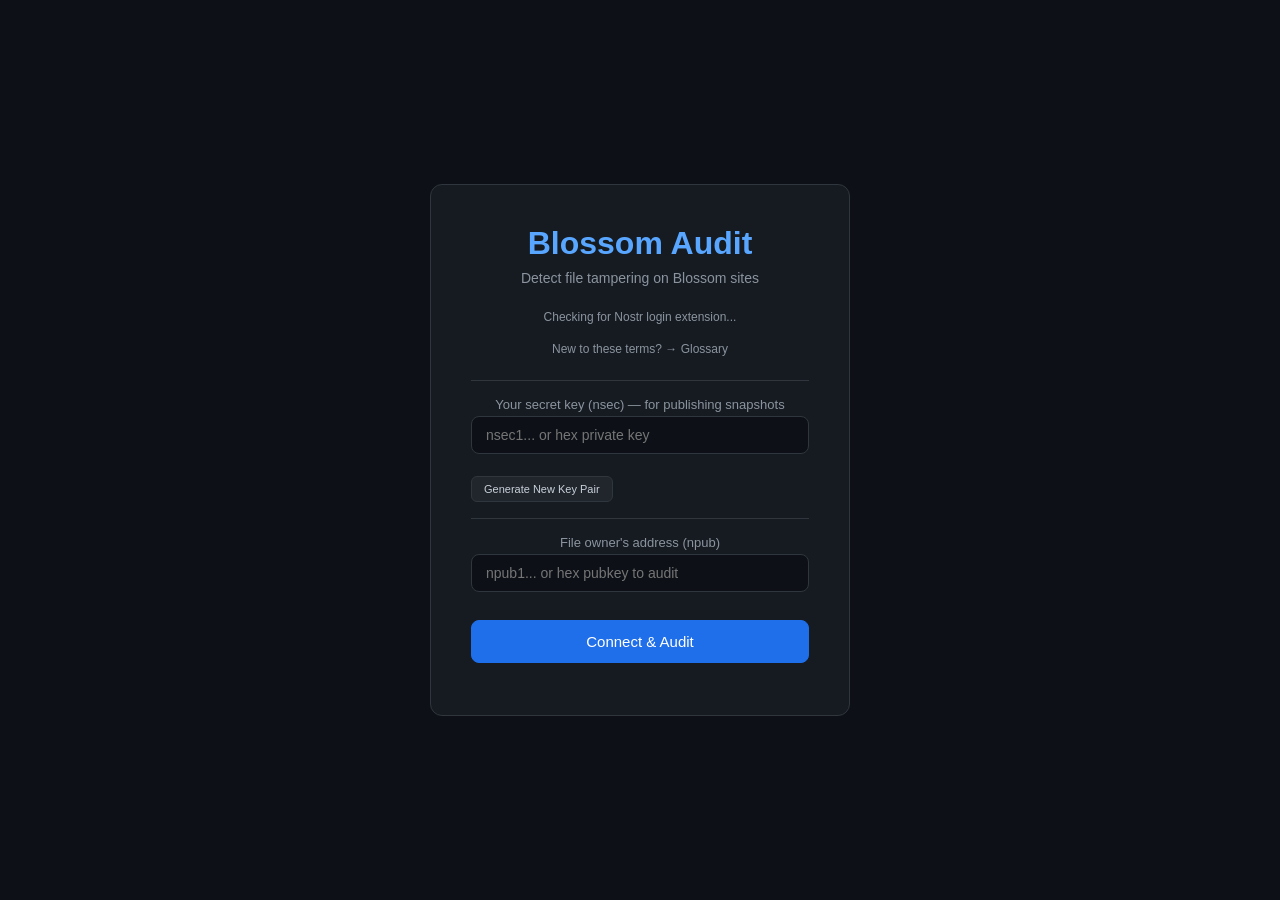
<file: audit/index.html>
<!DOCTYPE html>
<html lang="en">
<head>
  <meta charset="UTF-8">
  <meta name="viewport" content="width=device-width, initial-scale=1.0">
  <title>Blossom Audit</title>
  <link rel="stylesheet" href="../shared/theme.css">
  <link rel="stylesheet" href="audit.css">
</head>
<body>

<!-- Login -->
<div id="loginScreen" class="login-screen">
  <div class="login-box">
    <h1>Blossom Audit</h1>
    <p>Detect file tampering on Blossom sites</p>
    <div id="extStatus" class="ext-status">Checking for Nostr login extension...</div>
    <p style="margin-top:8px"><a href="/glossary" style="color:#8b949e;font-size:12px;text-decoration:none">New to these terms? → Glossary</a></p>

    <hr style="border:none;border-top:1px solid var(--border);margin:16px 0">
    <div style="margin-bottom:12px">
      <label style="font-size:13px;color:#8b949e;display:block;margin-bottom:4px">Your secret key (nsec) — for publishing snapshots</label>
      <input type="password" class="server-input" id="nsecInput" placeholder="nsec1... or hex private key">
      <div style="display:flex;gap:8px;margin-top:6px">
        <button class="btn-sm" id="genKeyBtn" style="font-size:11px">Generate New Key Pair</button>
        <span id="genKeyInfo" style="font-size:11px;color:#8b949e"></span>
      </div>
    </div>

    <hr style="border:none;border-top:1px solid var(--border);margin:16px 0">
    <div style="margin-bottom:12px">
      <label style="font-size:13px;color:#8b949e;display:block;margin-bottom:4px">File owner's address (npub)</label>
      <input type="text" class="server-input" id="targetInput" placeholder="npub1... or hex pubkey to audit">
    </div>
    <button class="btn primary" id="loginBtn">Connect & Audit</button>
    <div id="loginError" class="login-error"></div>
  </div>
</div>

<!-- Main app -->
<div id="app" style="display:none">
  <div class="header">
    <h1>Blossom Audit</h1>
    <div class="header-right">
      <span class="header-info" id="headerInfo"></span>
      <a href="../" style="color:#58a6ff;font-size:12px">Explorer</a>
      <button class="btn-sm" id="logoutBtn">Logout</button>
    </div>
  </div>

  <div class="toolbar">
    <div style="display:flex;align-items:center;gap:8px">
      <label style="font-size:12px;color:#8b949e">Target:</label>
      <input type="text" class="server-input" id="targetPubkeyInput" style="width:320px;font-size:12px;padding:4px 8px" placeholder="npub1... or hex pubkey">
      <button class="btn-sm" id="loadTargetBtn" style="background:#58a6ff;border-color:#58a6ff;color:#fff">Load</button>
    </div>
    <div style="display:flex;align-items:center;gap:8px">
      <label style="font-size:12px;color:#8b949e">Blossom:</label>
      <input type="text" class="server-input" id="blossomServerInput" style="width:240px;font-size:12px;padding:4px 8px" placeholder="https://blossom.primal.net" value="https://blossom.primal.net">
    </div>
    <div class="spacer"></div>
    <button class="btn-sm ok" id="snapshotBtn">Create Snapshot</button>
    <button class="btn-sm ok" id="publishBtn" style="display:none;background:#238636;border-color:#238636">Publish Snapshot</button>
    <button class="btn-sm" id="cancelPreviewBtn" style="display:none">Cancel</button>
    <button class="btn-sm warn" id="auditBtn">Run Audit</button>
  </div>

  <div class="main" id="main">
    <div class="empty">Enter a target pubkey above to start auditing their files.</div>
  </div>
</div>

<script type="module" src="audit.js"></script>
</body>
</html>
</file>
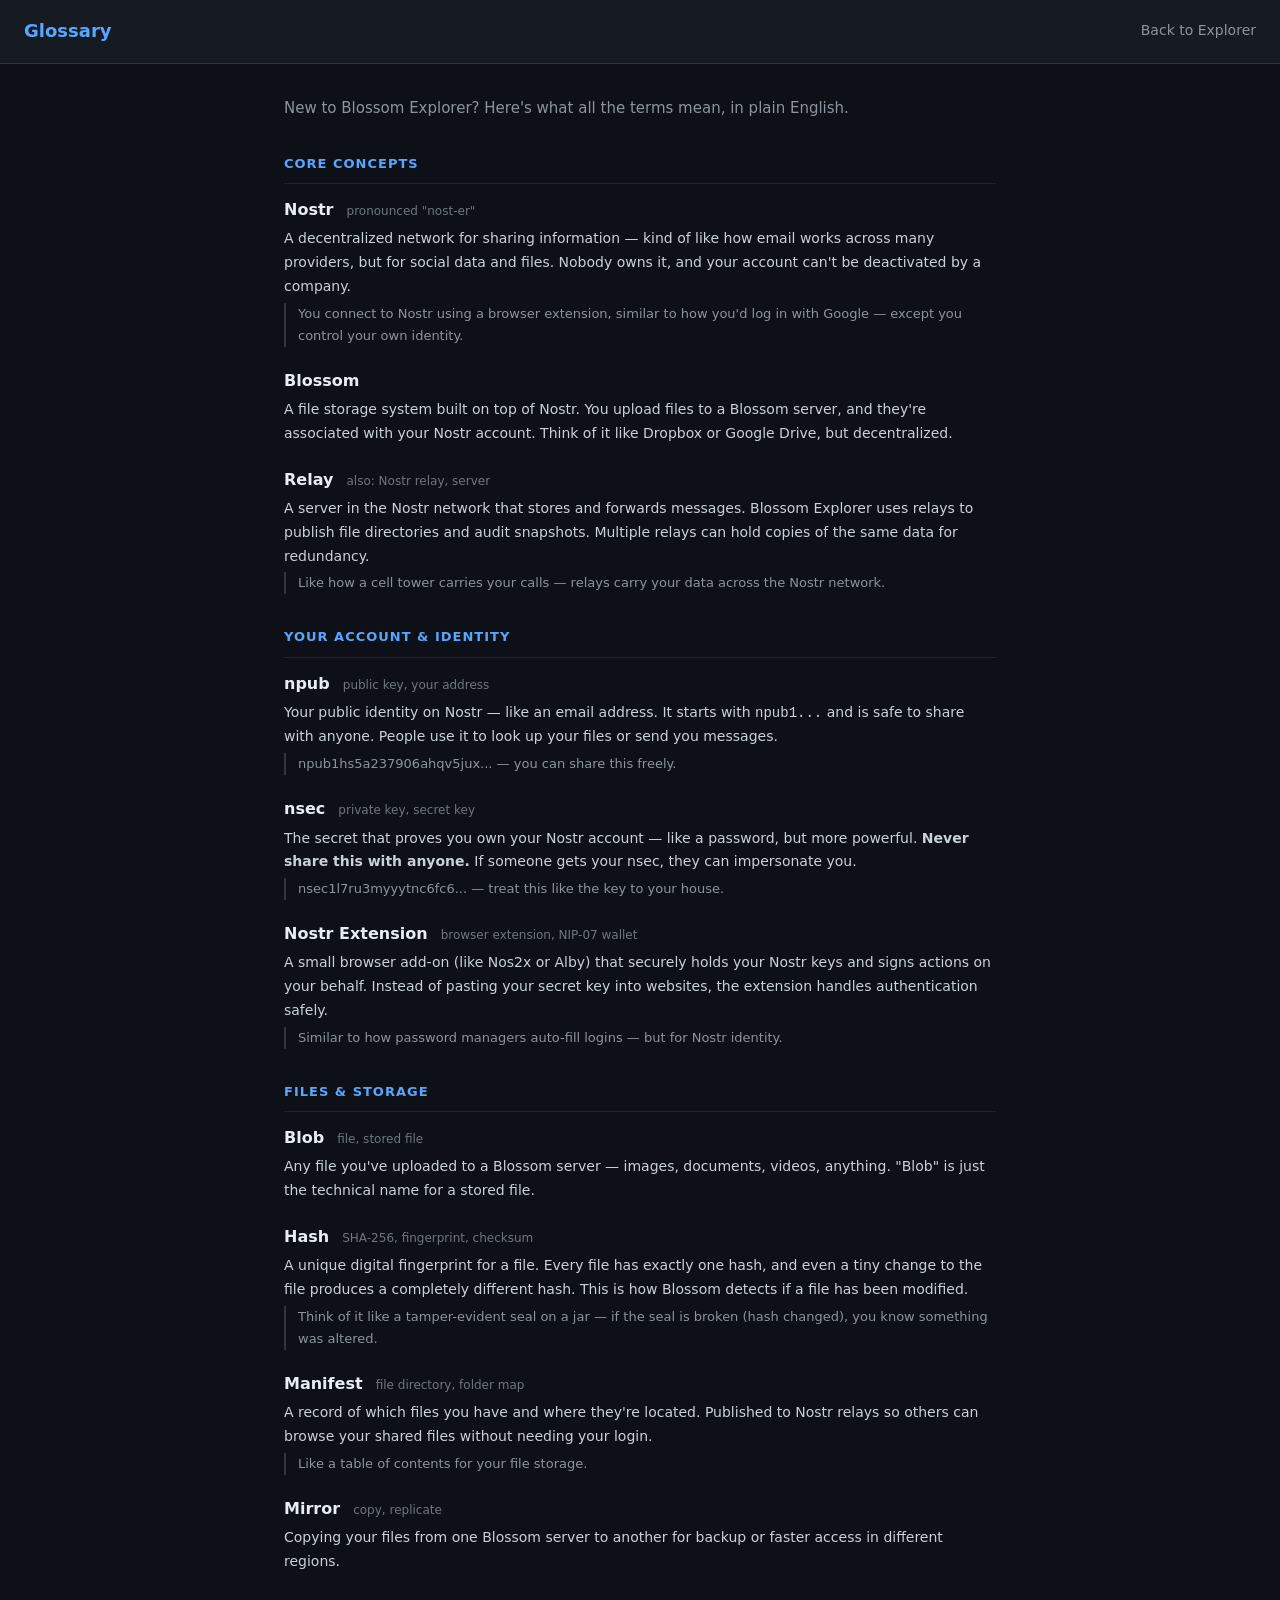
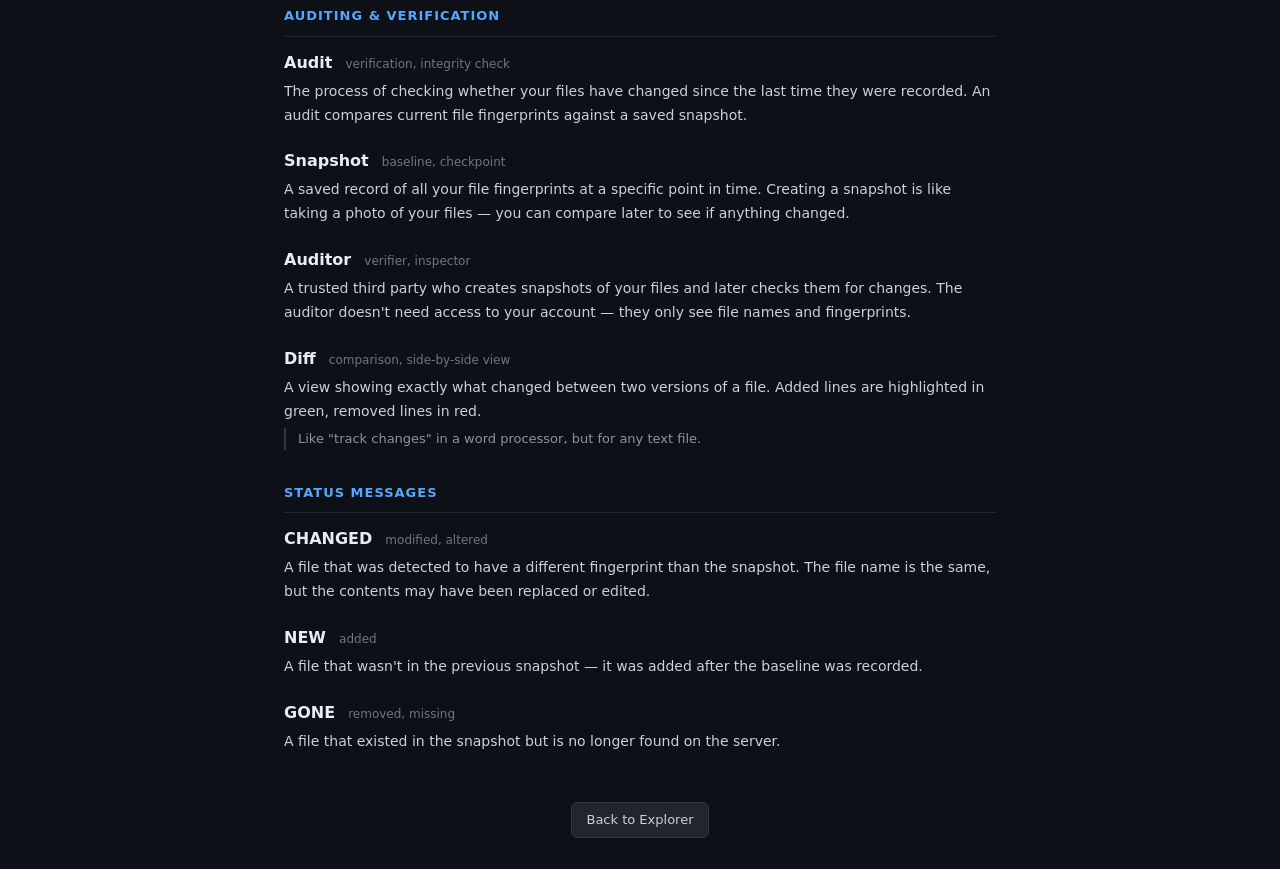
<file: glossary.html>
<!DOCTYPE html>
<html lang="en">
<head>
<meta charset="UTF-8">
<meta name="viewport" content="width=device-width, initial-scale=1.0">
<title>Glossary — Blossom Explorer</title>
<style>
  * { margin: 0; padding: 0; box-sizing: border-box; }
  body { font-family: -apple-system, BlinkMacSystemFont, 'Segoe UI', system-ui, sans-serif; background: #0d1117; color: #c9d1d9; line-height: 1.7; }
  .header { background: #161b22; border-bottom: 1px solid #30363d; padding: 16px 24px; display: flex; align-items: center; justify-content: space-between; }
  .header h1 { font-size: 18px; color: #58a6ff; }
  .header a { color: #8b949e; text-decoration: none; font-size: 14px; }
  .header a:hover { color: #58a6ff; }
  .container { max-width: 760px; margin: 0 auto; padding: 32px 24px; }
  .intro { font-size: 15px; color: #8b949e; margin-bottom: 32px; }
  .section-title { font-size: 13px; font-weight: 600; color: #58a6ff; text-transform: uppercase; letter-spacing: 1px; margin: 32px 0 12px; border-bottom: 1px solid #21262d; padding-bottom: 8px; }
  .term { margin-bottom: 20px; }
  .term-word { font-size: 16px; font-weight: 600; color: #e6edf3; }
  .term-aka { font-size: 12px; color: #6e7681; margin-left: 8px; font-weight: 400; }
  .term-def { font-size: 14px; color: #c9d1d9; margin-top: 4px; }
  .term-example { font-size: 13px; color: #8b949e; margin-top: 4px; padding-left: 12px; border-left: 2px solid #30363d; }
  .back-btn { display: inline-block; background: #21262d; color: #c9d1d9; border: 1px solid #30363d; padding: 6px 14px; border-radius: 6px; text-decoration: none; font-size: 13px; }
  .back-btn:hover { background: #30363d; color: #58a6ff; }
</style>
</head>
<body>
<div class="header">
  <h1>Glossary</h1>
  <a href="/">Back to Explorer</a>
</div>
<div class="container">
  <p class="intro">
    New to Blossom Explorer? Here's what all the terms mean, in plain English.
  </p>

  <div class="section-title">Core Concepts</div>

  <div class="term">
    <span class="term-word">Nostr</span>
    <span class="term-aka">pronounced "nost-er"</span>
    <p class="term-def">A decentralized network for sharing information — kind of like how email works across many providers, but for social data and files. Nobody owns it, and your account can't be deactivated by a company.</p>
    <p class="term-example">You connect to Nostr using a browser extension, similar to how you'd log in with Google — except you control your own identity.</p>
  </div>

  <div class="term">
    <span class="term-word">Blossom</span>
    <p class="term-def">A file storage system built on top of Nostr. You upload files to a Blossom server, and they're associated with your Nostr account. Think of it like Dropbox or Google Drive, but decentralized.</p>
  </div>

  <div class="term">
    <span class="term-word">Relay</span>
    <span class="term-aka">also: Nostr relay, server</span>
    <p class="term-def">A server in the Nostr network that stores and forwards messages. Blossom Explorer uses relays to publish file directories and audit snapshots. Multiple relays can hold copies of the same data for redundancy.</p>
    <p class="term-example">Like how a cell tower carries your calls — relays carry your data across the Nostr network.</p>
  </div>

  <div class="section-title">Your Account &amp; Identity</div>

  <div class="term">
    <span class="term-word">npub</span>
    <span class="term-aka">public key, your address</span>
    <p class="term-def">Your public identity on Nostr — like an email address. It starts with <code>npub1...</code> and is safe to share with anyone. People use it to look up your files or send you messages.</p>
    <p class="term-example">npub1hs5a237906ahqv5jux... — you can share this freely.</p>
  </div>

  <div class="term">
    <span class="term-word">nsec</span>
    <span class="term-aka">private key, secret key</span>
    <p class="term-def">The secret that proves you own your Nostr account — like a password, but more powerful. <strong>Never share this with anyone.</strong> If someone gets your nsec, they can impersonate you.</p>
    <p class="term-example">nsec1l7ru3myyytnc6fc6... — treat this like the key to your house.</p>
  </div>

  <div class="term">
    <span class="term-word">Nostr Extension</span>
    <span class="term-aka">browser extension, NIP-07 wallet</span>
    <p class="term-def">A small browser add-on (like Nos2x or Alby) that securely holds your Nostr keys and signs actions on your behalf. Instead of pasting your secret key into websites, the extension handles authentication safely.</p>
    <p class="term-example">Similar to how password managers auto-fill logins — but for Nostr identity.</p>
  </div>

  <div class="section-title">Files &amp; Storage</div>

  <div class="term">
    <span class="term-word">Blob</span>
    <span class="term-aka">file, stored file</span>
    <p class="term-def">Any file you've uploaded to a Blossom server — images, documents, videos, anything. "Blob" is just the technical name for a stored file.</p>
  </div>

  <div class="term">
    <span class="term-word">Hash</span>
    <span class="term-aka">SHA-256, fingerprint, checksum</span>
    <p class="term-def">A unique digital fingerprint for a file. Every file has exactly one hash, and even a tiny change to the file produces a completely different hash. This is how Blossom detects if a file has been modified.</p>
    <p class="term-example">Think of it like a tamper-evident seal on a jar — if the seal is broken (hash changed), you know something was altered.</p>
  </div>

  <div class="term">
    <span class="term-word">Manifest</span>
    <span class="term-aka">file directory, folder map</span>
    <p class="term-def">A record of which files you have and where they're located. Published to Nostr relays so others can browse your shared files without needing your login.</p>
    <p class="term-example">Like a table of contents for your file storage.</p>
  </div>

  <div class="term">
    <span class="term-word">Mirror</span>
    <span class="term-aka">copy, replicate</span>
    <p class="term-def">Copying your files from one Blossom server to another for backup or faster access in different regions.</p>
  </div>

  <div class="section-title">Auditing &amp; Verification</div>

  <div class="term">
    <span class="term-word">Audit</span>
    <span class="term-aka">verification, integrity check</span>
    <p class="term-def">The process of checking whether your files have changed since the last time they were recorded. An audit compares current file fingerprints against a saved snapshot.</p>
  </div>

  <div class="term">
    <span class="term-word">Snapshot</span>
    <span class="term-aka">baseline, checkpoint</span>
    <p class="term-def">A saved record of all your file fingerprints at a specific point in time. Creating a snapshot is like taking a photo of your files — you can compare later to see if anything changed.</p>
  </div>

  <div class="term">
    <span class="term-word">Auditor</span>
    <span class="term-aka">verifier, inspector</span>
    <p class="term-def">A trusted third party who creates snapshots of your files and later checks them for changes. The auditor doesn't need access to your account — they only see file names and fingerprints.</p>
  </div>

  <div class="term">
    <span class="term-word">Diff</span>
    <span class="term-aka">comparison, side-by-side view</span>
    <p class="term-def">A view showing exactly what changed between two versions of a file. Added lines are highlighted in green, removed lines in red.</p>
    <p class="term-example">Like "track changes" in a word processor, but for any text file.</p>
  </div>

  <div class="section-title">Status Messages</div>

  <div class="term">
    <span class="term-word">CHANGED</span>
    <span class="term-aka">modified, altered</span>
    <p class="term-def">A file that was detected to have a different fingerprint than the snapshot. The file name is the same, but the contents may have been replaced or edited.</p>
  </div>

  <div class="term">
    <span class="term-word">NEW</span>
    <span class="term-aka">added</span>
    <p class="term-def">A file that wasn't in the previous snapshot — it was added after the baseline was recorded.</p>
  </div>

  <div class="term">
    <span class="term-word">GONE</span>
    <span class="term-aka">removed, missing</span>
    <p class="term-def">A file that existed in the snapshot but is no longer found on the server.</p>
  </div>

  <div style="margin-top: 48px; text-align: center;">
    <a href="/" class="back-btn">Back to Explorer</a>
  </div>
</div>
</body>
</html>
</file>
<file: shared/theme.css>
/* ============================================================
   Blossom Explorer — Shared Theme
   Consolidated CSS custom properties, reset, and shared component
   styles used across both the Explorer and Audit pages.
   ============================================================ */

/* ----------------------------------------------------------
   1. CSS Custom Properties (Design Tokens)
   ---------------------------------------------------------- */
:root {
  /* Backgrounds */
  --bg-dark: #0d1117;
  --bg-card: #161b22;
  --bg-subtle: #1c2128;
  --bg-input: #0d1117;

  /* Borders */
  --border: #30363d;
  --border-subtle: #21262d;

  /* Text */
  --text-primary: #c9d1d9;
  --text-secondary: #8b949e;
  --text-muted: #6e7681;
  --text-dim: #484f58;
  --text-white: #fff;

  /* Accent — Blue */
  --accent-blue: #58a6ff;
  --accent-blue-dim: #1f6feb;
  --accent-blue-hover: #388bfd;
  --accent-blue-glow: #58a6ff66;
  --accent-blue-tint: #1f6feb22;

  /* Accent — Purple */
  --accent-purple: #8957e5;
  --accent-purple-hover: #a371f7;
  --accent-purple-dark: #6e40c9;

  /* Green */
  --green: #3fb950;
  --green-dark: #238636;
  --green-hover: #2ea043;
  --green-tint: #3fb95022;
  --green-border: #3fb95044;

  /* Red */
  --red: #f85149;
  --red-dark: #da3633;
  --red-tint: #f8514922;
  --red-border: #f8514944;
  --red-glow: #f8514966;

  /* Yellow / Amber */
  --amber: #d29922;
  --amber-bright: #e3b341;
  --amber-tint: #d299221a;
  --amber-border: #d2992244;
  --amber-glow: #d2992266;

  /* Shadows & Overlays */
  --overlay: rgba(0, 0, 0, 0.7);
  --shadow-menu: 0 4px 12px rgba(0, 0, 0, 0.4);
}

/* ----------------------------------------------------------
   2. Reset & Base Body Styles
   ---------------------------------------------------------- */
* {
  margin: 0;
  padding: 0;
  box-sizing: border-box;
}

body {
  font-family: -apple-system, BlinkMacSystemFont, "Segoe UI", Roboto, sans-serif;
  background: var(--bg-dark);
  color: var(--text-primary);
  min-height: 100vh;
}

/* ----------------------------------------------------------
   3. Focus-Visible Outlines
   ---------------------------------------------------------- */
:focus-visible {
  outline: 2px solid var(--accent-blue);
  outline-offset: 2px;
}

/* ----------------------------------------------------------
   4. Login Screen
   ---------------------------------------------------------- */
.login-screen {
  display: flex;
  align-items: center;
  justify-content: center;
  min-height: 100vh;
}

.login-box {
  background: var(--bg-card);
  border: 1px solid var(--border);
  border-radius: 12px;
  padding: 40px;
  max-width: 420px;
  width: 100%;
  text-align: center;
}

.login-box h1 {
  color: var(--accent-blue);
  margin-bottom: 8px;
}

.login-box p {
  color: var(--text-secondary);
  font-size: 14px;
  margin-bottom: 24px;
}

/* ----------------------------------------------------------
   5. Server Input
   ---------------------------------------------------------- */
.server-input {
  width: 100%;
  background: var(--bg-input);
  border: 1px solid var(--border);
  color: var(--text-primary);
  padding: 10px 14px;
  border-radius: 8px;
  font-size: 14px;
  margin-bottom: 16px;
}

.login-box .server-input {
  width: 100%;
  background: var(--bg-input);
  border: 1px solid var(--border);
  color: var(--text-primary);
  padding: 10px 14px;
  border-radius: 8px;
  font-size: 14px;
  margin-bottom: 16px;
}

/* ----------------------------------------------------------
   6. Buttons — Primary (.btn)
   ---------------------------------------------------------- */
.btn {
  background: var(--border-subtle);
  border: 1px solid var(--border);
  color: var(--text-primary);
  padding: 8px 16px;
  border-radius: 6px;
  cursor: pointer;
  font-size: 13px;
  display: inline-flex;
  align-items: center;
  gap: 6px;
}

.btn:hover {
  background: var(--border);
}

.btn.primary {
  background: var(--accent-blue-dim);
  border-color: var(--accent-blue-dim);
  color: var(--text-white);
  padding: 12px 24px;
  font-size: 15px;
  border-radius: 8px;
  width: 100%;
  justify-content: center;
}

.btn.primary:hover {
  background: var(--accent-blue-hover);
}

.btn.primary:disabled {
  opacity: 0.5;
  cursor: not-allowed;
}

/* ----------------------------------------------------------
   7. Buttons — Small (.btn-sm) & Variants
   ---------------------------------------------------------- */
.btn-sm {
  background: var(--border-subtle);
  border: 1px solid var(--border);
  color: var(--text-primary);
  padding: 6px 12px;
  border-radius: 6px;
  cursor: pointer;
  font-size: 13px;
}

.btn-sm:hover {
  background: var(--border);
}

.btn-sm.active {
  background: var(--accent-blue-dim);
  border-color: var(--accent-blue-dim);
  color: var(--text-white);
}

.btn-sm.refresh {
  background: var(--green-dark);
  border-color: var(--green-dark);
  color: var(--text-white);
}

.btn-sm.refresh:hover {
  background: var(--green-hover);
}

.btn-sm.upload {
  background: var(--accent-purple);
  border-color: var(--accent-purple);
  color: var(--text-white);
}

.btn-sm.upload:hover {
  background: var(--accent-purple-hover);
}

.btn-sm.warn {
  background: var(--amber);
  border-color: var(--amber);
  color: #000;
}

.btn-sm.warn:hover {
  background: var(--amber-bright);
}

.btn-sm.danger {
  background: var(--red);
  border-color: var(--red);
  color: var(--text-white);
}

.btn-sm.danger:hover {
  background: var(--red-dark);
}

.btn-sm.ok {
  background: var(--green-dark);
  border-color: var(--green-dark);
  color: var(--text-white);
}

.btn-sm.ok:hover {
  background: var(--green-hover);
}

/* ----------------------------------------------------------
   8. Header
   ---------------------------------------------------------- */
.header {
  background: var(--bg-card);
  border-bottom: 1px solid var(--border);
  padding: 12px 24px;
  display: flex;
  align-items: center;
  justify-content: space-between;
  position: sticky;
  top: 0;
  z-index: 100;
}

.header h1 {
  font-size: 18px;
  color: var(--accent-blue);
}

.header-right {
  display: flex;
  align-items: center;
  gap: 10px;
}

.header-info {
  font-size: 12px;
  color: var(--text-secondary);
  font-family: monospace;
}

/* ----------------------------------------------------------
   9. Extension Status
   ---------------------------------------------------------- */
.ext-status {
  font-size: 12px;
  color: var(--text-secondary);
  margin-bottom: 16px;
}

.ext-status.ok {
  color: var(--green);
}

/* ----------------------------------------------------------
   10. Login Error
   ---------------------------------------------------------- */
.login-error {
  color: var(--red);
  font-size: 13px;
  margin-top: 12px;
}

/* ----------------------------------------------------------
   11. Toolbar
   ---------------------------------------------------------- */
.toolbar {
  background: var(--bg-card);
  border-bottom: 1px solid var(--border);
  padding: 10px 24px;
  display: flex;
  gap: 10px;
  align-items: center;
  flex-wrap: wrap;
}

.toolbar input,
.toolbar select {
  background: var(--bg-input);
  border: 1px solid var(--border);
  color: var(--text-primary);
  padding: 6px 10px;
  border-radius: 6px;
  font-size: 13px;
}

.toolbar input[type="search"] {
  width: 240px;
}

.toolbar select {
  min-width: 130px;
}

.toolbar .spacer {
  flex: 1;
}

/* ----------------------------------------------------------
   12. Modal
   ---------------------------------------------------------- */
.modal-overlay {
  position: fixed;
  inset: 0;
  background: var(--overlay);
  display: none;
  align-items: center;
  justify-content: center;
  z-index: 200;
}

.modal-overlay.show {
  display: flex;
}

.modal {
  background: var(--bg-card);
  border: 1px solid var(--border);
  border-radius: 12px;
  max-width: 90vw;
  max-height: 90vh;
  overflow: auto;
}

.modal-header {
  padding: 14px;
  border-bottom: 1px solid var(--border);
  display: flex;
  justify-content: space-between;
  align-items: center;
}

.modal-header h2 {
  font-size: 15px;
}

.modal-body {
  padding: 14px;
}

.modal-body img,
.modal-body video {
  max-width: 100%;
  max-height: 65vh;
  border-radius: 4px;
}

.modal-footer {
  padding: 10px 14px;
  border-top: 1px solid var(--border);
  display: flex;
  gap: 8px;
  justify-content: flex-end;
}

/* ----------------------------------------------------------
   13. Loading, Spinner, Empty
   ---------------------------------------------------------- */
.loading {
  text-align: center;
  padding: 50px;
  color: var(--text-secondary);
}

.spinner {
  display: inline-block;
  width: 22px;
  height: 22px;
  border: 2px solid var(--border);
  border-top-color: var(--accent-blue);
  border-radius: 50%;
  animation: spin 0.8s linear infinite;
}

@keyframes spin {
  to {
    transform: rotate(360deg);
  }
}

.empty {
  text-align: center;
  padding: 50px;
  color: var(--text-secondary);
}

/* ----------------------------------------------------------
   14. Hash Display
   ---------------------------------------------------------- */
.hash {
  font-family: monospace;
  font-size: 12px;
  color: var(--accent-blue);
  cursor: pointer;
}

.hash.old {
  color: var(--red);
  text-decoration: line-through;
}

.hash.current {
  color: var(--green);
}

/* ----------------------------------------------------------
   15. Responsive Breakpoints
   ---------------------------------------------------------- */
@media (max-width: 768px) {
  /* Header stacks vertically */
  .header {
    flex-direction: column;
    gap: 8px;
    align-items: flex-start;
    padding: 10px 16px;
  }

  .header-right {
    flex-wrap: wrap;
    width: 100%;
    justify-content: flex-end;
  }

  /* Toolbar wraps and stacks */
  .toolbar {
    flex-wrap: wrap;
    padding: 8px 12px;
    gap: 6px;
  }

  .toolbar input[type="search"] {
    width: 100%;
  }

  /* Sidebar collapses off-screen (toggle with JS) */
  .sidebar {
    position: fixed;
    top: 0;
    left: -280px;
    z-index: 500;
    height: 100vh;
    width: 260px;
    min-width: 260px;
    transition: left 0.25s ease;
    box-shadow: var(--shadow-menu);
  }

  .sidebar.open {
    left: 0;
  }

  /* Full-width content panel */
  .main-layout {
    flex-direction: column;
  }

  .content-panel {
    width: 100%;
  }

  /* Grid adapts to smaller columns */
  .grid {
    grid-template-columns: repeat(auto-fill, minmax(140px, 1fr));
    padding: 10px 12px;
    gap: 8px;
  }

  /* Summary cards stack tighter */
  .summary-cards {
    grid-template-columns: repeat(auto-fit, minmax(120px, 1fr));
    gap: 8px;
  }

  /* Audit table scrolls horizontally */
  .audit-table {
    display: block;
    overflow-x: auto;
  }

  /* Modal takes more screen on mobile */
  .modal {
    max-width: 98vw;
    border-radius: 8px;
  }
}
</file>
<file: audit/audit.css>
/* ============================================================
   Blossom Audit — Page-Specific Styles
   Styles not covered by the shared theme.css.
   Uses CSS variables from theme.css throughout.
   ============================================================ */

/* ----------------------------------------------------------
   Summary Cards
   ---------------------------------------------------------- */
.summary-cards {
  display: grid;
  grid-template-columns: repeat(auto-fit, minmax(180px, 1fr));
  gap: 12px;
  margin-bottom: 24px;
}

.summary-card {
  background: var(--bg-card);
  border: 1px solid var(--border);
  border-radius: 8px;
  padding: 16px;
  text-align: center;
}

.summary-card .number {
  font-size: 28px;
  font-weight: 700;
}

.summary-card .label {
  font-size: 12px;
  color: var(--text-secondary);
  margin-top: 4px;
}

.summary-card.changed .number { color: var(--red); }
.summary-card.unchanged .number { color: var(--green); }
.summary-card.new .number { color: var(--accent-blue); }
.summary-card.removed .number { color: var(--text-secondary); }
.summary-card.total .number { color: var(--amber); }

/* ----------------------------------------------------------
   Audit Table
   ---------------------------------------------------------- */
.audit-table {
  width: 100%;
  border-collapse: collapse;
}

.audit-table th {
  text-align: left;
  padding: 8px 14px;
  font-size: 11px;
  color: var(--text-secondary);
  border-bottom: 1px solid var(--border);
  white-space: nowrap;
}

.audit-table td {
  padding: 8px 14px;
  font-size: 13px;
  border-bottom: 1px solid var(--border-subtle);
}

.audit-table tr:hover td {
  background: var(--bg-card);
}

.audit-table tr.changed td {
  background: var(--red-tint);
}

.audit-table tr.new-file td {
  background: var(--accent-blue-tint);
}

.audit-table tr.removed-file td {
  background: rgba(139, 148, 158, 0.07);
}

/* ----------------------------------------------------------
   Status Badges
   ---------------------------------------------------------- */
.badge {
  display: inline-block;
  padding: 2px 8px;
  border-radius: 10px;
  font-size: 11px;
  font-weight: 600;
}

.badge.changed {
  background: var(--red-tint);
  color: var(--red);
  border: 1px solid var(--red-border);
}

.badge.unchanged {
  background: var(--green-tint);
  color: var(--green);
  border: 1px solid var(--green-border);
}

.badge.new-file {
  background: var(--accent-blue-tint);
  color: var(--accent-blue);
  border: 1px solid var(--accent-blue-glow);
}

.badge.removed-file {
  background: rgba(139, 148, 158, 0.13);
  color: var(--text-secondary);
  border: 1px solid rgba(139, 148, 158, 0.27);
}

/* ----------------------------------------------------------
   History Expandable
   ---------------------------------------------------------- */
.history-toggle {
  background: none;
  border: none;
  color: var(--accent-blue);
  cursor: pointer;
  font-size: 12px;
  padding: 0;
}

.history-toggle:hover {
  text-decoration: underline;
}

.history-panel {
  display: none;
  padding: 8px 14px 8px 56px;
}

.history-panel.show {
  display: table-row;
}

.history-panel td {
  background: var(--bg-dark);
}

.history-entry {
  display: flex;
  align-items: center;
  gap: 12px;
  padding: 4px 0;
  font-size: 12px;
}

.history-entry .timestamp {
  color: var(--text-secondary);
  min-width: 140px;
}

.history-entry .hash {
  font-size: 11px;
}

/* ----------------------------------------------------------
   Snapshot List
   ---------------------------------------------------------- */
.snapshot-list {
  margin-bottom: 20px;
}

.snapshot-item {
  display: inline-flex;
  align-items: center;
  gap: 8px;
  background: var(--bg-card);
  border: 1px solid var(--border);
  border-radius: 6px;
  padding: 6px 12px;
  font-size: 12px;
  margin-right: 8px;
  margin-bottom: 8px;
}

.snapshot-item.active {
  border-color: var(--amber);
}

.snapshot-item .snap-date {
  color: var(--text-primary);
}

.snapshot-item .snap-count {
  color: var(--text-secondary);
}

/* ----------------------------------------------------------
   File Preview Tree
   ---------------------------------------------------------- */
.preview-header {
  display: flex;
  justify-content: space-between;
  align-items: center;
  margin-bottom: 16px;
  padding: 12px 16px;
  background: var(--bg-card);
  border: 1px solid var(--border);
  border-radius: 8px;
}

.preview-header h3 {
  margin: 0;
  font-size: 14px;
  color: var(--text-primary);
}

.preview-stats {
  display: flex;
  gap: 16px;
  font-size: 12px;
  color: var(--text-secondary);
}

.preview-stats span strong {
  color: var(--text-primary);
}

.file-tree {
  background: var(--bg-dark);
  border: 1px solid var(--border);
  border-radius: 8px;
  overflow: hidden;
}

.tree-row {
  display: flex;
  align-items: center;
  gap: 8px;
  padding: 6px 12px;
  font-size: 13px;
  border-bottom: 1px solid var(--border-subtle);
  cursor: default;
}

.tree-row:last-child {
  border-bottom: none;
}

.tree-row:hover {
  background: var(--bg-card);
}

.tree-row.folder {
  color: var(--accent-blue);
  font-weight: 600;
  cursor: pointer;
}

.tree-row.file {
  color: var(--text-primary);
}

.tree-row .icon {
  font-size: 14px;
  width: 18px;
  text-align: center;
}

.tree-row .sha {
  font-family: monospace;
  font-size: 10px;
  color: var(--text-dim);
  margin-left: auto;
}

.tree-row .size {
  font-size: 11px;
  color: var(--text-dim);
  min-width: 60px;
  text-align: right;
}

.tree-row .source {
  font-size: 10px;
  padding: 1px 6px;
  border-radius: 3px;
}

.source.manifest {
  background: var(--accent-blue-tint);
  color: var(--accent-blue);
}

.source.blossom {
  background: var(--green-tint);
  color: var(--green);
}

.tree-indent {
  display: inline-block;
}

/* ----------------------------------------------------------
   Main Content Area
   ---------------------------------------------------------- */
.main {
  padding: 20px 24px;
}

/* ----------------------------------------------------------
   Diff View (inline in modal)
   ---------------------------------------------------------- */
.diff-line {
  display: flex;
  min-height: 1.6em;
}

.diff-line .diff-num {
  width: 40px;
  text-align: right;
  padding-right: 8px;
  color: var(--text-dim);
  flex-shrink: 0;
  user-select: none;
}

.diff-line .diff-text {
  white-space: pre-wrap;
  word-break: break-all;
  flex: 1;
}

.diff-line.removed {
  background: rgba(248, 81, 73, 0.09);
}

.diff-line.removed .diff-text {
  color: #ffa198;
}

.diff-line.removed-empty {
  background: rgba(248, 81, 73, 0.05);
}

.diff-line.added {
  background: rgba(63, 185, 80, 0.09);
}

.diff-line.added .diff-text {
  color: #7ee787;
}

.diff-line.added-empty {
  background: rgba(63, 185, 80, 0.05);
}

.diff-line.same {
  background: transparent;
}
</file>
